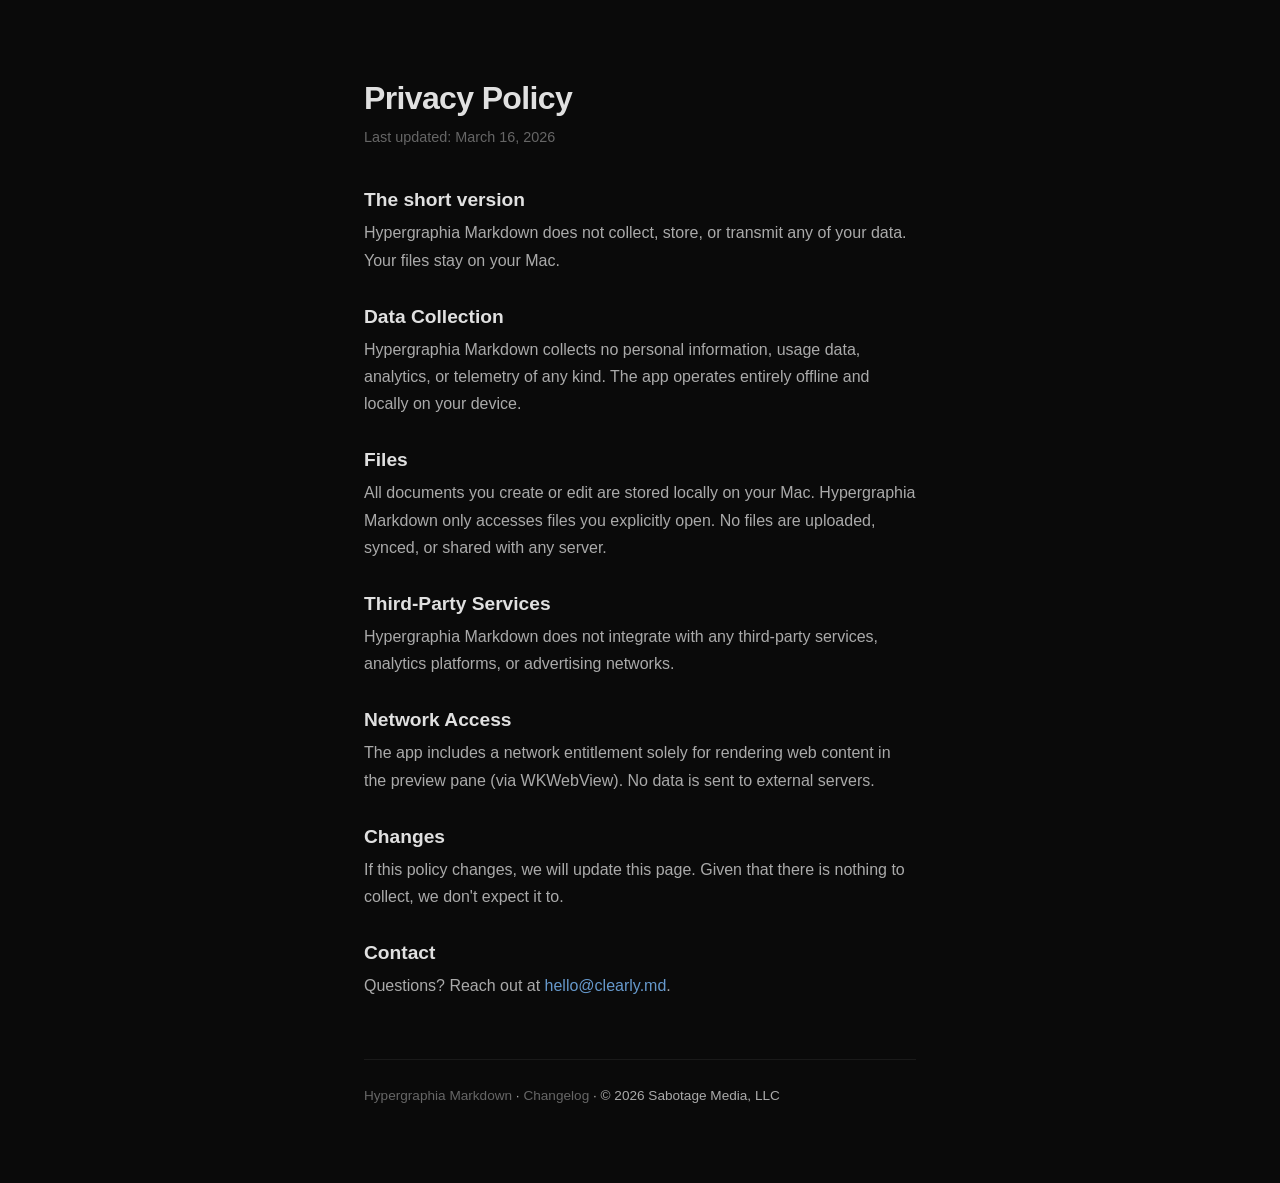
<file: website/privacy.html>
<!DOCTYPE html>
<html lang="en">
<head>
    <meta charset="utf-8">
    <meta name="viewport" content="width=device-width, initial-scale=1">
    <link rel="icon" type="image/png" href="/favicon-96x96.png" sizes="96x96" />
    <link rel="shortcut icon" href="/favicon.ico" />
    <link rel="apple-touch-icon" sizes="180x180" href="/apple-touch-icon.png" />
    <meta name="apple-mobile-web-app-title" content="Hypergraphia Markdown" />
    <link rel="manifest" href="/site.webmanifest" />
    <title>Privacy Policy — Hypergraphia Markdown</title>
    <meta name="description" content="Privacy policy for Hypergraphia — a native markdown editor and knowledge base for Mac and iOS.">
    <meta property="og:title" content="Privacy Policy — Hypergraphia">
    <meta property="og:description" content="Privacy policy for Hypergraphia — a native markdown editor and knowledge base for Mac and iOS.">
    <meta property="og:image" content="https://clearly.md/meta.jpg">
    <meta property="og:image:width" content="1200">
    <meta property="og:image:height" content="675">
    <meta property="og:type" content="website">
    <meta property="og:url" content="https://clearly.md/privacy">
    <meta name="twitter:card" content="summary_large_image">
    <meta name="twitter:title" content="Privacy Policy — Hypergraphia">
    <meta name="twitter:description" content="Privacy policy for Hypergraphia — a native markdown editor and knowledge base for Mac and iOS.">
    <meta name="twitter:image" content="https://clearly.md/meta.jpg">
    <style>
        * { margin: 0; padding: 0; box-sizing: border-box; }

        body {
            font-family: -apple-system, BlinkMacSystemFont, "Helvetica Neue", sans-serif;
            background: #0a0a0a;
            color: #e0e0e0;
            -webkit-font-smoothing: antialiased;
        }

        .container {
            max-width: 600px;
            margin: 0 auto;
            padding: 80px 24px 60px;
        }

        h1 {
            font-size: 2em;
            font-weight: 700;
            letter-spacing: -0.02em;
            margin-bottom: 8px;
        }

        .updated {
            color: #666;
            font-size: 0.9em;
            margin-bottom: 40px;
        }

        h2 {
            font-size: 1.2em;
            font-weight: 600;
            margin-top: 32px;
            margin-bottom: 8px;
        }

        p {
            color: #aaa;
            line-height: 1.7;
            margin-bottom: 16px;
        }

        a { color: #6699cc; text-decoration: none; }
        a:hover { text-decoration: underline; }

        footer {
            margin-top: 60px;
            padding-top: 24px;
            border-top: 1px solid #1a1a1a;
            color: #444;
            font-size: 0.85em;
        }

        footer a { color: #666; }
    </style>
</head>
<body>
    <div class="container">
        <h1>Privacy Policy</h1>
        <p class="updated">Last updated: March 16, 2026</p>

        <h2>The short version</h2>
        <p>Hypergraphia Markdown does not collect, store, or transmit any of your data. Your files stay on your Mac.</p>

        <h2>Data Collection</h2>
        <p>Hypergraphia Markdown collects no personal information, usage data, analytics, or telemetry of any kind. The app operates entirely offline and locally on your device.</p>

        <h2>Files</h2>
        <p>All documents you create or edit are stored locally on your Mac. Hypergraphia Markdown only accesses files you explicitly open. No files are uploaded, synced, or shared with any server.</p>

        <h2>Third-Party Services</h2>
        <p>Hypergraphia Markdown does not integrate with any third-party services, analytics platforms, or advertising networks.</p>

        <h2>Network Access</h2>
        <p>The app includes a network entitlement solely for rendering web content in the preview pane (via WKWebView). No data is sent to external servers.</p>

        <h2>Changes</h2>
        <p>If this policy changes, we will update this page. Given that there is nothing to collect, we don't expect it to.</p>

        <h2>Contact</h2>
        <p>Questions? Reach out at <a href="mailto:hello@clearly.md">hello@clearly.md</a>.</p>

        <footer>
            <p><a href="/">Hypergraphia Markdown</a> &middot; <a href="/changelog">Changelog</a> &middot; &copy; 2026 Sabotage Media, LLC</p>
        </footer>
    </div>
</body>
</html>
</file>
